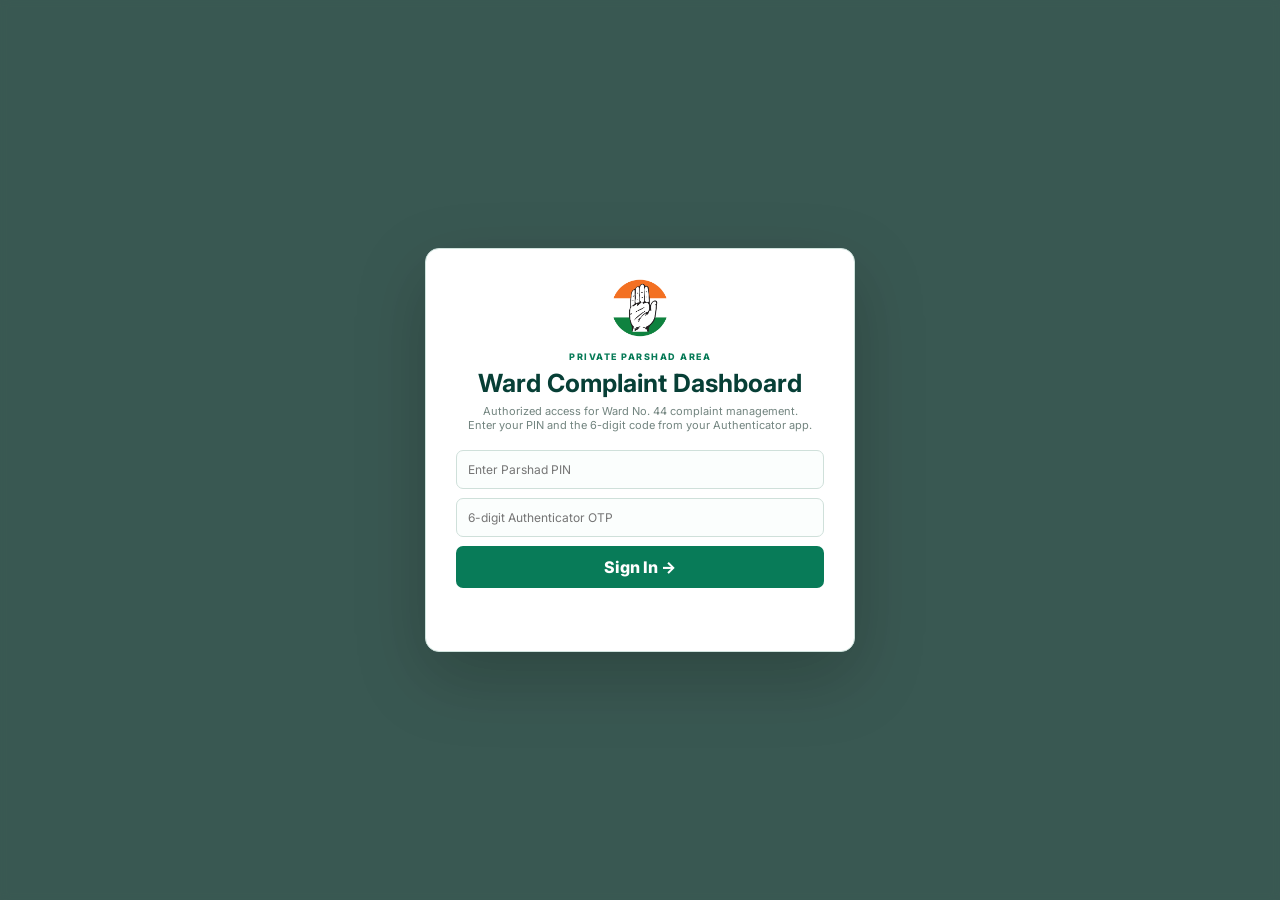
<file: dashboard.html>
<!doctype html>
<html lang="en">
<head>
  <meta charset="utf-8"><meta name="viewport" content="width=device-width,initial-scale=1">
  <title>Ward Parshad Dashboard | Ward No. 44</title>
    <link rel="icon" href="favicon.ico" sizes="any">
  <link rel="icon" type="image/png" href="inc-favicon.png">
  <link rel="apple-touch-icon" href="inc-favicon.png">
<link rel="stylesheet" href="style.css">
  <style>
    .login-overlay{position:fixed;inset:0;background:rgba(4,43,35,.78);backdrop-filter:blur(5px);display:grid;place-items:center;padding:20px;z-index:100}
    .login-overlay.hidden{display:none}.login-box{width:min(430px,100%);background:#fff;border:1px solid var(--line);border-radius:14px;box-shadow:0 25px 70px rgba(0,0,0,.22);padding:30px;text-align:center}.login-box img{width:58px;height:58px;object-fit:contain}.login-box .eyebrow{margin-top:10px}.login-box h2{margin:6px 0;font-size:25px}.login-box p{font-size:11px;color:#72847f;margin:0 0 18px}.login-box input{width:100%;padding:11px;border:1px solid #cfe0da;border-radius:7px;box-sizing:border-box;margin-bottom:9px}.login-box button{width:100%;border:0;background:var(--green);color:#fff;border-radius:7px;padding:11px;font-weight:800}.login-error{min-height:17px;color:#b84a43;font-size:10px;margin:8px 0}.logout-message{color:#087b58;background:#eef8f4;border:1px solid #b9ded0;border-radius:7px;padding:9px;font-size:10px;font-weight:700;margin:8px 0}.logout-message.hidden{display:none}.login-back{display:block;color:var(--green);font-size:10px;font-weight:800;margin-top:10px}.dashboard-content.hidden{display:none}.refresh-btn{border:1px solid #d4dfdb;background:#fff;border-radius:6px;padding:8px 12px;font-size:10px;font-weight:700}.loading-note{font-size:10px;color:#71847e;padding:12px}.status-control select{min-width:145px}.notify-solved-btn{margin-top:6px;border:1px solid #0b7d67;background:#fff;color:#075e54;border-radius:7px;padding:7px 9px;font-size:9px;font-weight:800;cursor:pointer}.notify-solved-btn:hover{background:#eef8f4}.dash-meta{margin-top:8px;font-size:9px;color:#71847e;line-height:1.6}
  </style>
</head>
<body class="dashboard-page">
  <div id="loginOverlay" class="login-overlay">
    <div class="login-box">
      <img src="inc-hand-logo.png" alt="">
      <div class="eyebrow">PRIVATE PARSHAD AREA</div>
      <h2>Ward Complaint Dashboard</h2>
      <p>Authorized access for Ward No. 44 complaint management.<br>Enter your PIN and the 6-digit code from your Authenticator app.</p>
      <input id="loginPin" type="password" inputmode="numeric" placeholder="Enter Parshad PIN" autocomplete="current-password">
      <input id="loginOtp" type="text" inputmode="numeric" pattern="[0-9]{6}" maxlength="6" placeholder="6-digit Authenticator OTP" autocomplete="one-time-code">
      <button id="loginBtn" type="button">Sign In →</button>
      <div id="loginError" class="login-error"></div><div id="logoutMessage" class="logout-message hidden">You have been logged out successfully. Please sign in again to continue.</div>
    </div>
  </div>

  <div id="dashboardContent" class="dashboard-content hidden">
    <header class="site-header">
      <div class="brand-wrap">
        <img class="logo" src="inc-hand-logo.png" alt="INC hand symbol">
        <div class="brand-title"><div class="main-title">WARD PARSHAD DASHBOARD</div><div class="sub-title">Ward No. 44 <span>|</span> Indra Colony, Pali</div></div>
        <div class="parshad-head"><small>Ward Parshad</small><strong>MOINUDDIN</strong><span>Indian National Congress (INC)</span></div>
      </div>
      <nav class="nav"><a class="active" href="dashboard.html">▦ <span>Dashboard</span></a><a href="#" id="logoutBtn" class="logout-link">↪ <span>Logout</span></a></nav>
    </header>

    <main class="admin-main">
      <div class="admin-banner"><div><div class="eyebrow" style="color:#c9e9df">PRIVATE PARSHAD AREA</div><h1>Ward Complaint Dashboard</h1><p>View complaints, photos, videos, GPS locations and update resolution status.</p></div></div>
      <section class="dash-stats"><div><b id="dashTotal">0</b><span>Total Complaints</span></div><div><b id="dashOpen">0</b><span>Open / In Progress</span></div><div><b id="dashSolved">0</b><span>Solved</span></div></section>
      <section class="dashboard-tools">
        <div class="dashboard-search"><input id="searchComplaint" type="search" placeholder="Search complaint ID, name, mobile, location or category…" autocomplete="off"><span>⌕</span></div>
        <div class="filters"><button class="filter active" data-filter="All">All</button><button class="filter" data-filter="Registered">Registered</button><button class="filter" data-filter="In Progress">In Progress</button><button class="filter" data-filter="Solved">Solved</button></div>
        <button id="refreshBtn" class="refresh-btn">↻ Refresh</button>
      </section>
      <section id="dashboardList" class="dashboard-list"><div class="loading-note">Loading complaints…</div></section>
    </main>
    <footer><div><img src="inc-hand-logo.png" alt=""> <span><b>Ward Parshad Dashboard</b><small>Moinuddin · Ward No. 44 · Indra Colony, Pali</small></span></div>
<div class="footer-credit">Designed by E-Tech Founder MOHD SOHAIL • Contact: 7240610313</div>

</footer>
  </div>
  <script src="dashboard.js"></script>
</body>
</html>
<!-- media links are rendered by dashboard.js -->
</file>
<file: style.css>
@import url('https://fonts.googleapis.com/css2?family=Cormorant+Garamond:wght@500;600&display=swap');
@import url('https://fonts.googleapis.com/css2?family=Inter:wght@400;500;600;700;800&family=Noto+Sans+Devanagari:wght@500;700&display=swap');
:root{
 --green:#087b58;--deep:#075544;--orange:#ff7418;--lightgreen:#e9f6f1;--ink:#073f36;
 --muted:#6c817c;--line:#cfe3dd;--bg:#f7fbfa;--white:#fff;--amber:#f6b31b;
}
*{box-sizing:border-box}html{scroll-behavior:smooth}body{margin:0;background:var(--bg);color:var(--ink);font-family:Inter,Arial,sans-serif}
button,input,select,textarea{font:inherit}button{cursor:pointer}a{text-decoration:none;color:inherit}
.site-header{min-height:88px;background:#fff;display:flex;align-items:center;justify-content:space-between;padding:10px 3.2%;border-bottom:1px solid #e0ece8;position:sticky;top:0;z-index:50}
.brand-wrap{display:flex;align-items:center;gap:13px}.logo{width:58px;height:58px;object-fit:contain}.brand-title .main-title{font-size:25px;font-weight:800;letter-spacing:-.5px}.sub-title{font-size:13px;font-weight:700;color:#285a50;margin-top:3px}.sub-title span{margin:0 8px;color:#9aa9a5}.parshad-head{border-left:1px solid #bdd2cb;padding-left:23px;margin-left:10px;display:flex;flex-direction:column}.parshad-head small{font-size:11px}.parshad-head strong{font-size:18px}.parshad-head span{font-size:11px;color:#1b668f;margin-top:3px}.nav{display:flex;gap:25px;align-items:center}.nav a{font-size:12px;font-weight:600;color:#234a43;padding:9px 0;border-bottom:3px solid transparent}.nav a.active,.nav a:hover{border-color:var(--green);color:var(--green)}
.hero{min-height:255px;padding:27px 5%;display:flex;justify-content:space-between;align-items:center;overflow:hidden;background:linear-gradient(110deg,#075744 0%,#0b6c56 35%,#d9efea 70%,#fff 100%);position:relative}.hero:after{content:"";position:absolute;right:-10%;bottom:-80px;width:55%;height:170px;background:linear-gradient(90deg,transparent,#fff9);transform:rotate(-5deg);opacity:.8}.hero-left{display:flex;align-items:center;gap:28px;color:#fff;position:relative;z-index:2}.hero-logo{width:155px;height:155px;object-fit:contain;background:#fff;border-radius:50%;padding:3px}.hero-kicker{font-size:11px;font-weight:800;letter-spacing:2px;opacity:.8}.hero h1{font-size:48px;line-height:1;margin:7px 0 7px;letter-spacing:-2px}.hero h2{font-size:18px;margin:0}.hero h2 span{margin:0 8px}.hero-rule{height:1px;background:#ffffff80;width:430px;margin:16px 0}.hero p{font-family:"Noto Sans Devanagari",sans-serif;font-size:18px;font-weight:700;margin:0}.hero-quote{display:flex;gap:12px;align-items:flex-start;position:relative;z-index:2;color:#075544;margin-right:4%}.quote-mark{font-size:70px;line-height:.7;color:#18896a}.hindi{font-family:"Noto Sans Devanagari",sans-serif;font-size:25px;font-weight:700;line-height:1.45}.quote-by{font-weight:800;margin-top:12px}.hero-quote small{display:block;color:#51716a;margin-top:4px}
.portal-grid{display:grid;grid-template-columns:minmax(310px,1fr) minmax(380px,1.18fr) minmax(280px,.9fr);gap:18px;max-width:1450px;margin:18px auto;padding:0 22px}.card{background:#fff;border:1px solid var(--line);border-radius:12px;box-shadow:0 5px 20px #164d3a0b;overflow:hidden}.register-card{padding-bottom:16px}.card-head{display:flex;gap:13px;align-items:center;padding:14px 18px}.green-head{background:linear-gradient(100deg,#087b58,#0a9168);color:#fff}.head-icon{font-size:26px}.card-head h2{font-size:19px;margin:0}.card-head p{font-size:11px;margin:4px 0 0;opacity:.9}
#complaintForm{padding:15px 18px}.field{margin-bottom:11px}.field label{display:block;font-size:11px;font-weight:700;margin-bottom:6px}.field em{font-style:normal;color:#e34d31}input,select,textarea{width:100%;border:1px solid #cfe0dc;background:#fbfefd;border-radius:6px;padding:10px 11px;color:#264f47;font-size:12px;outline:none}input:focus,select:focus,textarea:focus{border-color:var(--green);box-shadow:0 0 0 3px #087b5812}
.uploads{display:grid;grid-template-columns:1fr 1fr;gap:10px;margin:10px 0}.upload-box{border:1px dashed #c5d8d2;border-radius:8px;padding:10px;min-height:104px;position:relative}.upload-icon{font-size:18px;color:var(--green);display:block}.upload-box strong{display:block;font-size:11px;margin:3px 0}.upload-box small{display:block;color:#77908a;font-size:9px;margin-bottom:8px}.choose{display:inline-block;background:#edf4f1;border:1px solid #cadbd6;border-radius:6px;padding:6px 8px;font-size:9px;font-weight:700}.file-name{font-size:8px;color:#82938f;margin-left:4px}.media-preview{display:flex;gap:7px;flex-wrap:wrap;margin-bottom:10px}.media-preview img,.media-preview video{width:70px;height:55px;object-fit:cover;border-radius:5px;border:1px solid var(--line)}.submit-btn{width:100%;border:0;border-radius:7px;padding:12px;background:var(--green);color:#fff;font-size:12px;font-weight:800}.submit-btn:hover{background:var(--deep)}.form-note{text-align:center;color:#81938f;font-size:8px;margin:8px 0 0}.success{margin:0 18px;padding:12px;border-radius:8px;background:#e5f6ed;border:1px solid #b9dfcc;display:flex;gap:10px;align-items:center}.success-icon{width:32px;height:32px;border-radius:50%;background:var(--green);color:#fff;display:grid;place-items:center}.success strong{font-size:11px}.success p{font-size:11px;font-weight:700;margin:3px 0}.success small{font-size:9px}.hidden{display:none!important}
.middle-column,.right-column{display:flex;flex-direction:column;gap:12px}.how-card{padding:14px}.section-title{font-size:16px;color:var(--deep);display:flex;align-items:center;gap:7px}.steps{display:flex;align-items:center;justify-content:space-between;margin:17px 5px}.step{text-align:center;width:22%}.step-circle{width:50px;height:50px;margin:0 auto 8px;border-radius:50%;display:grid;place-items:center;color:#fff;font-size:22px;border:4px solid #fff;box-shadow:0 0 0 1px #c6dfd6}.orange{background:var(--orange)}.green{background:#18a05f}.darkgreen{background:var(--green)}.amber{background:var(--amber)}.step b{font-size:10px;display:block}.step small{display:block;font-size:8px;color:#6f837e;line-height:1.5;margin-top:4px}.arrow{color:var(--green);font-size:18px}.promise{margin-top:5px;border:1px solid #f3b56e;border-radius:7px;padding:10px 18px;display:flex;align-items:center;gap:15px;background:linear-gradient(90deg,#fffaf4,#fff)}.promise span{font-size:43px;color:var(--orange)}.promise b{display:block;font-size:12px}.promise strong{display:block;font-size:22px;margin-top:2px}.promise small{display:block;font-size:10px;color:#6f837e;line-height:1.45;margin-top:4px}
.track-card,.status-card{padding:14px}.track-card>p{font-size:10px;color:#748680;margin:5px 0 10px}.track-row{display:flex;gap:10px}.track-row button{border:0;background:var(--green);color:#fff;border-radius:6px;padding:0 22px;font-weight:800}.track-result{margin-top:10px}.result{padding:10px;background:#f1f8f5;border-radius:7px;font-size:10px}.result b{font-size:11px}.status-line{display:flex;align-items:center;justify-content:space-between;margin-top:15px}.status-line>div{text-align:center;width:29%}.status-dot{display:grid;place-items:center;width:42px;height:42px;border-radius:50%;color:#fff;margin:0 auto 6px}.status-line b,.status-line small{display:block;font-size:10px}.status-line small{font-size:8px;color:#7a8e89;line-height:1.4}.status-line i{color:#46a487;font-style:normal}
.whatsapp-card{padding:17px;display:grid;grid-template-columns:50px 1fr;gap:10px;background:linear-gradient(135deg,#f2fff9,#fff)}.wa-icon{width:50px;height:50px;border-radius:50%;background:#19a45f;color:#fff;display:grid;place-items:center;font-size:26px}.whatsapp-card h3{margin:2px 0 5px;font-size:14px}.whatsapp-card p{font-size:9px;color:#6b807a;line-height:1.5;margin:0}.wa-btn{grid-column:1/-1;border:0;background:#08a05a;color:#fff;border-radius:6px;padding:10px;font-size:11px;font-weight:800;text-align:left}.wa-btn span{float:right;font-size:18px;line-height:10px}.wa-help{grid-column:1/-1;color:#81918d;font-size:8px}.wa-help code{background:#edf4f1;padding:2px 4px}
.parshad-card{padding:16px;display:grid;grid-template-columns:78px 1fr;gap:12px;align-items:center}.parshad-card img{width:76px;height:76px;object-fit:contain}.parshad-card small{font-size:9px}.parshad-card h3{font-size:16px;margin:3px 0}.parshad-card p{font-size:10px;margin:0 0 4px}.parshad-card b{font-size:9px;color:#1b668f}.tricolor-line{grid-column:1/-1;display:flex;height:4px}.tricolor-line i{flex:1}.tricolor-line i:nth-child(1){background:var(--orange)}.tricolor-line i:nth-child(2){background:#ddd}.tricolor-line i:nth-child(3){background:#15914d}.mini-links{grid-column:1/-1;display:flex;justify-content:center;gap:17px;font-size:9px;font-weight:700;color:#37675e}
.recent-card{padding:12px}.recent-head{display:flex;justify-content:space-between;font-size:13px}.recent-head button{border:0;background:none;color:#006ca2;font-size:9px}.recent-item{display:grid;grid-template-columns:1fr auto;gap:4px;padding:10px 2px;border-bottom:1px solid #e7efec}.recent-item:last-child{border-bottom:0}.recent-item b{font-size:9px}.recent-item small{font-size:8px;color:#7c8f8b;display:block}.badge{padding:5px 8px;border-radius:20px;font-size:8px;font-weight:800;align-self:center}.registered{background:#dbeaff;color:#1f59a6}.progress{background:#fff0c8;color:#a56b00}.solved{background:#d6f5df;color:#15834a}
.dashboard{max-width:1405px;margin:25px auto;padding:22px}.dashboard-head{display:flex;justify-content:space-between;align-items:flex-start}.eyebrow{font-size:9px;font-weight:800;letter-spacing:1.5px;color:var(--green)}.dashboard h2{margin:5px 0;font-size:25px}.dashboard p{margin:0;color:#72847f;font-size:11px}.outline-btn{border:1px solid #d4dfdb;background:#fff;border-radius:6px;padding:8px 12px;font-size:10px}.dash-stats{display:flex;gap:10px;margin:18px 0}.dash-stats div{background:#f1f8f5;border:1px solid #dbe9e4;padding:10px 25px;border-radius:8px}.dash-stats b{font-size:19px;display:block}.dash-stats span{font-size:9px;color:#71847e}.dashboard-list{display:grid;gap:9px}.dash-item{border:1px solid var(--line);border-radius:8px;padding:12px;display:grid;grid-template-columns:1fr auto;gap:10px}.dash-item h4{margin:0 0 4px;font-size:11px}.dash-item p{font-size:9px;line-height:1.5}.dash-item select{width:auto;padding:6px;font-size:9px}.dash-media{display:flex;gap:5px;margin-top:7px}.dash-media img,.dash-media video{width:55px;height:45px;object-fit:cover;border-radius:4px}
footer{background:#075544;color:#fff;padding:18px 5%;display:flex;justify-content:space-between;align-items:center;font-size:10px;margin-top:30px}footer>div{display:flex;align-items:center;gap:9px}footer img{width:38px;height:38px;object-fit:contain;background:#fff;border-radius:50%}footer small{display:block;opacity:.8;margin-top:2px}
@media(max-width:1100px){.portal-grid{grid-template-columns:1fr 1fr}.right-column{grid-column:1/-1;display:grid;grid-template-columns:1fr 1fr}.recent-card{grid-column:1/-1}.parshad-head{display:none}.nav{gap:10px}.nav a span{display:none}}
@media(max-width:720px){.site-header{padding:8px 12px}.brand-title .main-title{font-size:17px}.sub-title{font-size:9px}.logo{width:44px;height:44px}.nav{display:none}.hero{padding:24px 18px;display:block}.hero-logo{width:105px;height:105px;float:left;margin-right:15px}.hero h1{font-size:31px;padding-top:7px}.hero h2{font-size:12px}.hero-rule{width:100%;margin:10px 0}.hero p{font-size:12px}.hero-quote{clear:both;padding-top:20px;margin:0}.hindi{font-size:17px}.portal-grid{display:block;padding:0 10px}.middle-column,.right-column{margin-top:12px;display:flex}.steps{gap:5px}.arrow{font-size:12px}.step-circle{width:40px;height:40px;font-size:16px}.step b{font-size:8px}.step small{font-size:7px}.promise strong{font-size:17px}.dashboard{margin:15px 10px}.dashboard-head{gap:10px}.dashboard h2{font-size:20px}.dash-stats div{padding:9px 15px}footer{flex-direction:column;gap:10px;align-items:flex-start}}

.admin-link{color:#fff;text-decoration:underline;font-size:10px}.admin-main{max-width:1400px;margin:0 auto;padding:32px 25px 70px}.admin-banner{display:flex;justify-content:space-between;align-items:center;padding:28px;background:linear-gradient(110deg,#075544,#0a8764);border-radius:12px;color:#fff;margin-bottom:18px}.admin-banner h1{margin:6px 0;font-size:30px}.admin-banner p{margin:0;color:#d5ece5;font-size:12px}.back-btn{background:#fff;color:#075544;border-radius:7px;padding:10px 14px;font-size:11px;font-weight:800}.dashboard-tools{display:flex;justify-content:space-between;align-items:center;margin:18px 0}.filters{display:flex;gap:7px}.filter{border:1px solid var(--line);background:#fff;padding:9px 14px;border-radius:7px;font-size:10px;font-weight:700}.filter.active{background:var(--green);color:#fff}.complaint-id{font-size:10px;font-weight:800;letter-spacing:.7px;color:var(--green)}.dash-item{background:#fff;border:1px solid var(--line);border-radius:10px;padding:17px;display:grid;grid-template-columns:1fr auto;gap:20px;margin-bottom:10px}.dash-item h4{margin:3px 0 8px;font-size:14px}.dash-item p{font-size:10px;line-height:1.7;color:#61766f}.dash-item>small{font-size:9px;color:#84948f}.status-control{display:flex;flex-direction:column;align-items:flex-end;gap:12px}.status-control select{width:145px}.badge{display:inline-block;padding:6px 10px;border-radius:20px;font-size:9px;font-weight:800}.dashboard-page footer a{color:#fff;font-size:10px}.dashboard-page .dash-stats{max-width:none}.dashboard-page .dash-stats div{background:#fff;border:1px solid var(--line)}@media(max-width:700px){.admin-main{padding:18px 10px 50px}.admin-banner{display:block}.back-btn{display:inline-block;margin-top:18px}.dashboard-tools{align-items:flex-start;gap:10px;flex-direction:column}.filters{flex-wrap:wrap}.dash-item{grid-template-columns:1fr}.status-control{align-items:flex-start}.status-control select{width:100%}}

/* GPS capture */
.gps-panel{border:1px solid #cfe3dd;background:linear-gradient(90deg,#f2fbf7,#fff);border-radius:8px;padding:10px;margin:10px 0;display:grid;grid-template-columns:1fr auto;gap:8px;align-items:center}.gps-title{font-size:11px;font-weight:800;color:var(--deep)}.gps-status{font-size:9px;color:#6f837e;margin-top:3px;line-height:1.4}.gps-btn{border:1px solid #b8d7cc;background:#eaf6f1;color:var(--green);border-radius:6px;padding:8px 10px;font-size:9px;font-weight:800}.gps-btn:hover{background:#dff1ea}.gps-btn:disabled{opacity:.65;cursor:wait}.gps-map-link{grid-column:1/-1;font-size:9px;font-weight:800;color:#006ca2}.gps-map-link.hidden{display:none!important}
@media(max-width:520px){.gps-panel{grid-template-columns:1fr}.gps-btn{width:100%}}

.media-actions{align-items:stretch}.media-box{min-height:145px}.media-buttons{display:flex;gap:6px;flex-wrap:wrap;margin:6px 0}.media-buttons .choose{cursor:pointer;text-align:center}.camera-btn{background:#e5f5ee;border-color:#b7d9ca;color:#075544}.media-note{font-size:8px;color:#748680;line-height:1.45;margin:-3px 0 10px;padding:7px 9px;background:#f6faf8;border-radius:6px;border:1px solid #e2ece8}@media(max-width:720px){.media-actions{grid-template-columns:1fr}.media-box{min-height:130px}.media-buttons .choose{flex:1}}
.media-upload-status{margin:8px 0;font-size:10px;color:#16734e;font-weight:700;min-height:14px}
.dash-media{margin-top:8px;font-size:10px;line-height:1.8}.dash-media a,.dash-meta a{font-weight:800}

.camera-modal{position:fixed;inset:0;background:rgba(0,0,0,.72);z-index:200;display:grid;place-items:center;padding:16px}.camera-dialog{width:min(520px,100%);background:#fff;border-radius:14px;overflow:hidden;box-shadow:0 20px 60px rgba(0,0,0,.3)}.camera-head{display:flex;justify-content:space-between;align-items:center;padding:13px 15px;border-bottom:1px solid var(--line);color:var(--deep)}.camera-head button{border:0;background:#f1f5f3;border-radius:50%;width:32px;height:32px}.camera-dialog video{display:block;width:100%;aspect-ratio:4/3;background:#111;object-fit:cover}.camera-hint{padding:9px 13px;font-size:10px;color:#6e827c;background:#f7faf9}.camera-controls{display:flex;gap:8px;padding:12px}.camera-action{flex:1;border:0;border-radius:7px;background:var(--green);color:#fff;padding:11px;font-weight:800;font-size:11px}.camera-action.danger{background:#c74635}.media-buttons button{cursor:pointer;font:inherit}

/* Welcome experience */
.welcome-modal{position:fixed;inset:0;z-index:300;display:grid;place-items:center;padding:18px;background:rgba(2,37,29,.72);backdrop-filter:blur(5px)}
.welcome-modal.hidden{display:none!important}
.welcome-card{width:min(560px,100%);position:relative;overflow:hidden;border:1px solid #d6ebe4;border-radius:20px;background:linear-gradient(145deg,#ffffff 0%,#f4fbf8 100%);box-shadow:0 28px 90px rgba(0,0,0,.28);padding:30px 28px 24px;text-align:center;animation:welcomeIn .45s ease both}
@keyframes welcomeIn{from{opacity:0;transform:translateY(18px) scale(.97)}to{opacity:1;transform:none}}
.welcome-close{position:absolute;right:14px;top:14px;width:34px;height:34px;border:0;border-radius:50%;background:#edf5f2;color:#42645c;font-weight:800}
.welcome-badge{display:inline-block;padding:6px 10px;border-radius:999px;background:#e4f4ee;color:#087b58;font-size:9px;font-weight:800;letter-spacing:1.2px}
.welcome-icon{width:68px;height:68px;margin:16px auto 10px;border-radius:50%;display:grid;place-items:center;background:linear-gradient(135deg,#087b58,#14a374);font-size:31px;box-shadow:0 10px 25px #087b5828}
.welcome-slides{min-height:155px;display:grid;place-items:center}.welcome-slide{display:none;max-width:430px}.welcome-slide.active{display:block;animation:slideIn .35s ease both}@keyframes slideIn{from{opacity:0;transform:translateX(14px)}to{opacity:1;transform:none}}
.welcome-kicker{font-size:10px;font-weight:800;letter-spacing:2px;color:#ff7418}.welcome-slide h2{margin:7px 0 8px;font-size:28px;line-height:1.12;color:#075544}.welcome-slide p{margin:0;color:#627a73;font-size:12px;line-height:1.65}.welcome-dots{display:flex;justify-content:center;gap:7px;margin:8px 0 17px}.welcome-dots span{width:7px;height:7px;border-radius:50%;background:#cbdcd6;transition:.2s}.welcome-dots span.active{width:22px;border-radius:99px;background:#087b58}.welcome-start{width:100%;border:0;border-radius:9px;padding:12px 16px;background:linear-gradient(90deg,#087b58,#0a9168);color:#fff;font-size:11px;font-weight:800;box-shadow:0 8px 20px #087b5825}
@media(max-width:520px){.welcome-card{padding:25px 18px 19px;border-radius:16px}.welcome-slide h2{font-size:23px}.welcome-slides{min-height:175px}}

/* Faster-feeling registration state */
.submit-btn{transition:transform .15s ease,opacity .15s ease}.submit-btn:disabled{opacity:.72;cursor:wait;transform:none}.media-upload-status{min-height:14px}

/* Complaint media gallery */
.complaint-media-wrap{margin-top:12px;padding-top:10px;border-top:1px solid #e4eeeb}
.complaint-media{margin-top:10px}
.media-title{display:flex;align-items:center;gap:7px;font-size:10px;color:#075544;margin-bottom:7px}
.media-title span{margin-left:auto;font-size:8px;color:#78908a;background:#eef6f3;padding:3px 7px;border-radius:20px}
.media-grid{display:grid;grid-template-columns:repeat(auto-fill,minmax(125px,1fr));gap:8px}
.media-tile{display:block;position:relative;background:#f4f8f7;border:1px solid #d7e7e2;border-radius:8px;overflow:hidden;min-height:96px}
.photo-tile{text-decoration:none;color:#075544}
.photo-tile img{display:block;width:100%;height:105px;object-fit:cover;background:#eaf2ef}
.photo-tile span{display:block;padding:6px 7px;font-size:8px;font-weight:800}
.video-tile{min-height:135px;background:#071f1a}
.video-tile iframe{display:block;width:100%;height:110px;border:0;background:#071f1a}
.media-open{display:inline-block;margin-top:5px;font-size:8px;font-weight:800;color:#087b58;text-decoration:none}
.video-tile .media-open{display:block;background:#fff;padding:7px;color:#087b58}
.fallback-media{padding:8px 10px;background:#eef6f3;border-radius:7px}
.no-media{margin-top:10px;padding:9px 10px;border:1px dashed #d5e4df;border-radius:7px;color:#80918d;font-size:9px;background:#fbfdfc}
@media(max-width:720px){.media-grid{grid-template-columns:repeat(2,minmax(0,1fr))}.video-tile iframe{height:105px}}

.retry-media-btn{margin-top:8px;border:1px solid #b8d7cc;background:#fff;color:#087b58;border-radius:6px;padding:7px 10px;font-size:9px;font-weight:800}.retry-media-btn:disabled{opacity:.6;cursor:wait}

.sync-media-btn{margin-top:7px;border:1px solid #b8d7cc;background:#fff;color:#087b58;border-radius:6px;padding:6px 9px;font-size:8px;font-weight:800}.sync-media-btn:disabled{opacity:.6;cursor:wait}

.dashboard-search{position:relative;flex:1;max-width:430px}.dashboard-search input{width:100%;box-sizing:border-box;border:1px solid #d4dfdb;background:#fff;border-radius:7px;padding:10px 34px 10px 12px;font-size:10px;outline:none}.dashboard-search input:focus{border-color:#0a8764;box-shadow:0 0 0 2px rgba(10,135,100,.08)}.dashboard-search span{position:absolute;right:11px;top:8px;font-size:16px;color:#71847e;pointer-events:none}.media-broken{display:none!important}.media-broken-wrap:after{content:'Photo preview unavailable — Open Photo ↗';display:flex;min-height:105px;align-items:center;justify-content:center;text-align:center;padding:8px;font-size:9px;font-weight:800;color:#087b58;background:#eef6f3}.media-container{min-height:0}
@media(max-width:900px){.dashboard-tools{flex-wrap:wrap}.dashboard-search{order:1;max-width:none;width:100%}.filters{order:2}.refresh-btn{order:3}}

/* Final media preview reliability */
.photo-tile-wrap{padding:0 0 6px;background:#f4f8f7}.photo-tile{display:block;text-decoration:none}.photo-tile img{display:block;width:100%;height:125px;object-fit:cover;background:#eaf2ef}.photo-fallback{display:none;min-height:125px;align-items:center;justify-content:center;text-align:center;padding:8px;font-size:9px;font-weight:800;color:#087b58;background:#eef6f3}.photo-tile-wrap .media-open{margin:3px 7px 0}.media-container{width:100%}


/* Compact complaint media viewer */
.media-grid{display:flex;flex-wrap:wrap;gap:9px}
.media-view-card{width:150px;min-height:108px;padding:10px 9px 9px;border:1px solid #d7e7e2;border-radius:9px;background:#f8fbfa;text-align:center}
.media-view-icon{font-size:24px;line-height:1.2;margin-bottom:4px}
.media-view-name{font-size:9px;font-weight:800;color:#315b52;margin-bottom:7px}
.view-media-btn{display:block;width:100%;border:0;border-radius:6px;background:#087b58;color:#fff;padding:7px 8px;font-size:9px;font-weight:800;cursor:pointer}
.view-media-btn:hover{background:#075544}
.media-view-card .media-open{display:block;margin-top:6px;font-size:8px}
.media-viewer{position:fixed;inset:0;z-index:500;background:rgba(3,25,20,.78);display:flex;align-items:center;justify-content:center;padding:18px}
.media-viewer.hidden{display:none!important}
.media-viewer-box{position:relative;width:min(900px,96vw);max-height:92vh;background:#fff;border-radius:12px;overflow:hidden;box-shadow:0 25px 80px rgba(0,0,0,.4)}
.media-viewer-close{position:absolute;right:10px;top:10px;z-index:3;width:34px;height:34px;border:0;border-radius:50%;background:rgba(255,255,255,.95);font-size:24px;line-height:1;color:#17483e;cursor:pointer}
.media-viewer-title{padding:12px 50px 10px 15px;border-bottom:1px solid #e0ebe7;font-size:11px;font-weight:800;color:#075544}
.media-viewer-body{background:#081c17;display:flex;align-items:center;justify-content:center;min-height:250px;max-height:82vh}
.viewer-photo{display:block;max-width:100%;max-height:82vh;width:auto;height:auto;object-fit:contain}
.viewer-video{display:block;width:min(900px,96vw);height:min(70vh,620px);border:0;background:#081c17}
.viewer-error{display:none;text-align:center;color:#fff;font-size:11px;padding:35px}
.viewer-error a{color:#fff;font-weight:800;text-decoration:underline}
@media(max-width:600px){.media-view-card{width:140px}.media-viewer{padding:8px}.viewer-video{height:60vh}.media-viewer-body{min-height:180px}}

.success-actions{display:flex;gap:7px;flex-wrap:wrap;margin-top:7px}.wa-success-btn{border:0;background:#08a05a;color:#fff;border-radius:6px;padding:7px 9px;font-size:9px;font-weight:800;cursor:pointer}.retry-media-btn{border:1px solid #c8dbd5;background:#fff;color:#23675a;border-radius:6px;padding:7px 9px;font-size:9px;font-weight:800;cursor:pointer}.wa-success-btn:hover{background:#07884c}.retry-media-btn:hover{background:#f1f8f5}

/* Mobile Parshad logout visibility */
@media(max-width:720px){
  .dashboard-page .site-header{position:sticky;top:0;z-index:60;}
  .dashboard-page .nav{display:flex;align-items:center;gap:6px;margin-left:auto;}
  .dashboard-page .nav a{display:inline-flex;align-items:center;gap:4px;padding:7px 8px;border:1px solid #d4dfdb;border-radius:7px;background:#fff;font-size:10px;white-space:nowrap;}
  .dashboard-page .nav a.active{display:none;}
  .dashboard-page .nav .logout-link{color:#075e54;border-bottom:1px solid #d4dfdb;}
  .dashboard-page .nav .logout-link span{display:inline;}
  .dashboard-page .brand-title .main-title{font-size:15px;}
  .dashboard-page .sub-title{font-size:8px;}
  .dashboard-page .logo{width:40px;height:40px;}
}
@media(max-width:380px){
  .dashboard-page .brand-wrap{gap:7px;}
  .dashboard-page .brand-title .main-title{font-size:13px;}
  .dashboard-page .sub-title{font-size:7px;}
  .dashboard-page .logo{width:34px;height:34px;}
  .dashboard-page .nav .logout-link{padding:6px 7px;}
}


.footer-credit{
  margin-top:14px;
  text-align:center;
  font-size:13px;
  line-height:1.5;
  opacity:.82;
  letter-spacing:.2px;
}

/* Footer designer credit */
.footer-credit {
  font-family: 'Cormorant Garamond', Georgia, serif;
  font-size: 10px;
  font-weight: 500;
  letter-spacing: 0.7px;
  opacity: 0.72;
  text-align: center;
  line-height: 1.4;
  margin-top: 10px;
}
</file>
